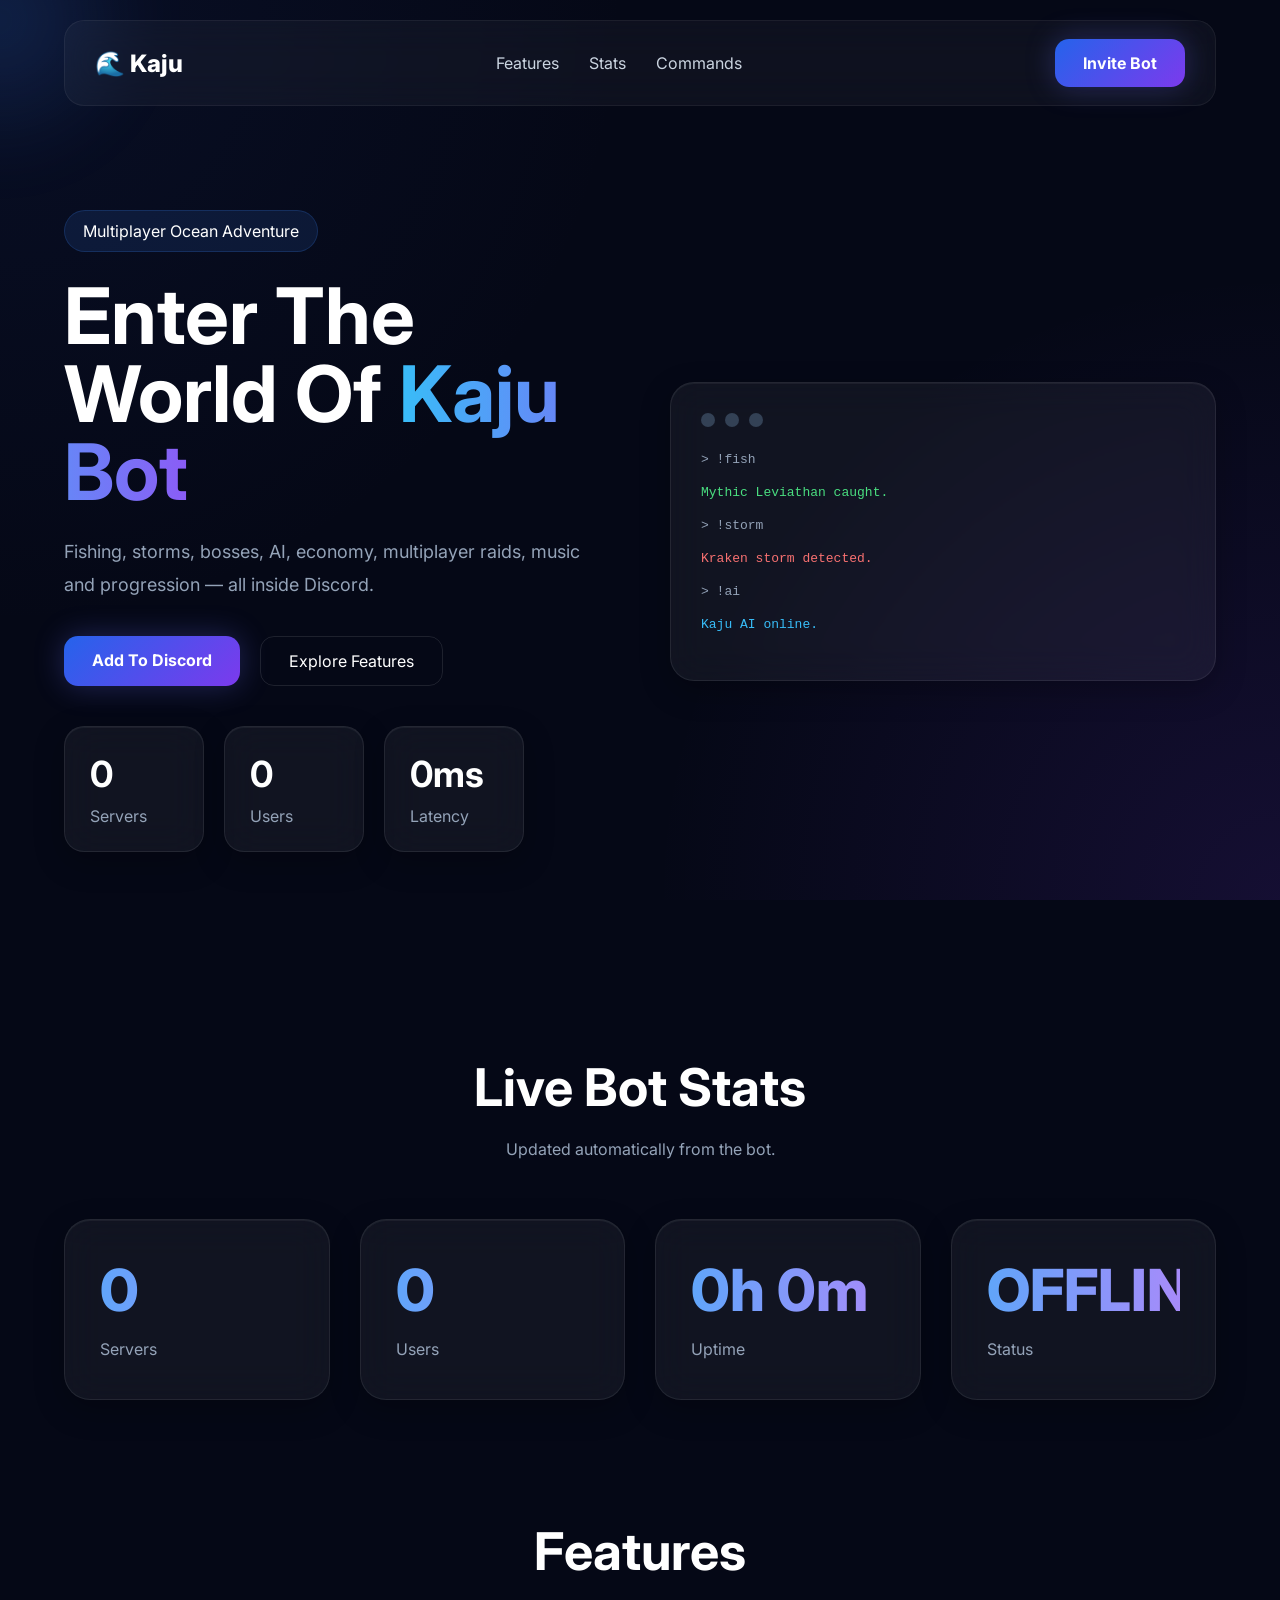
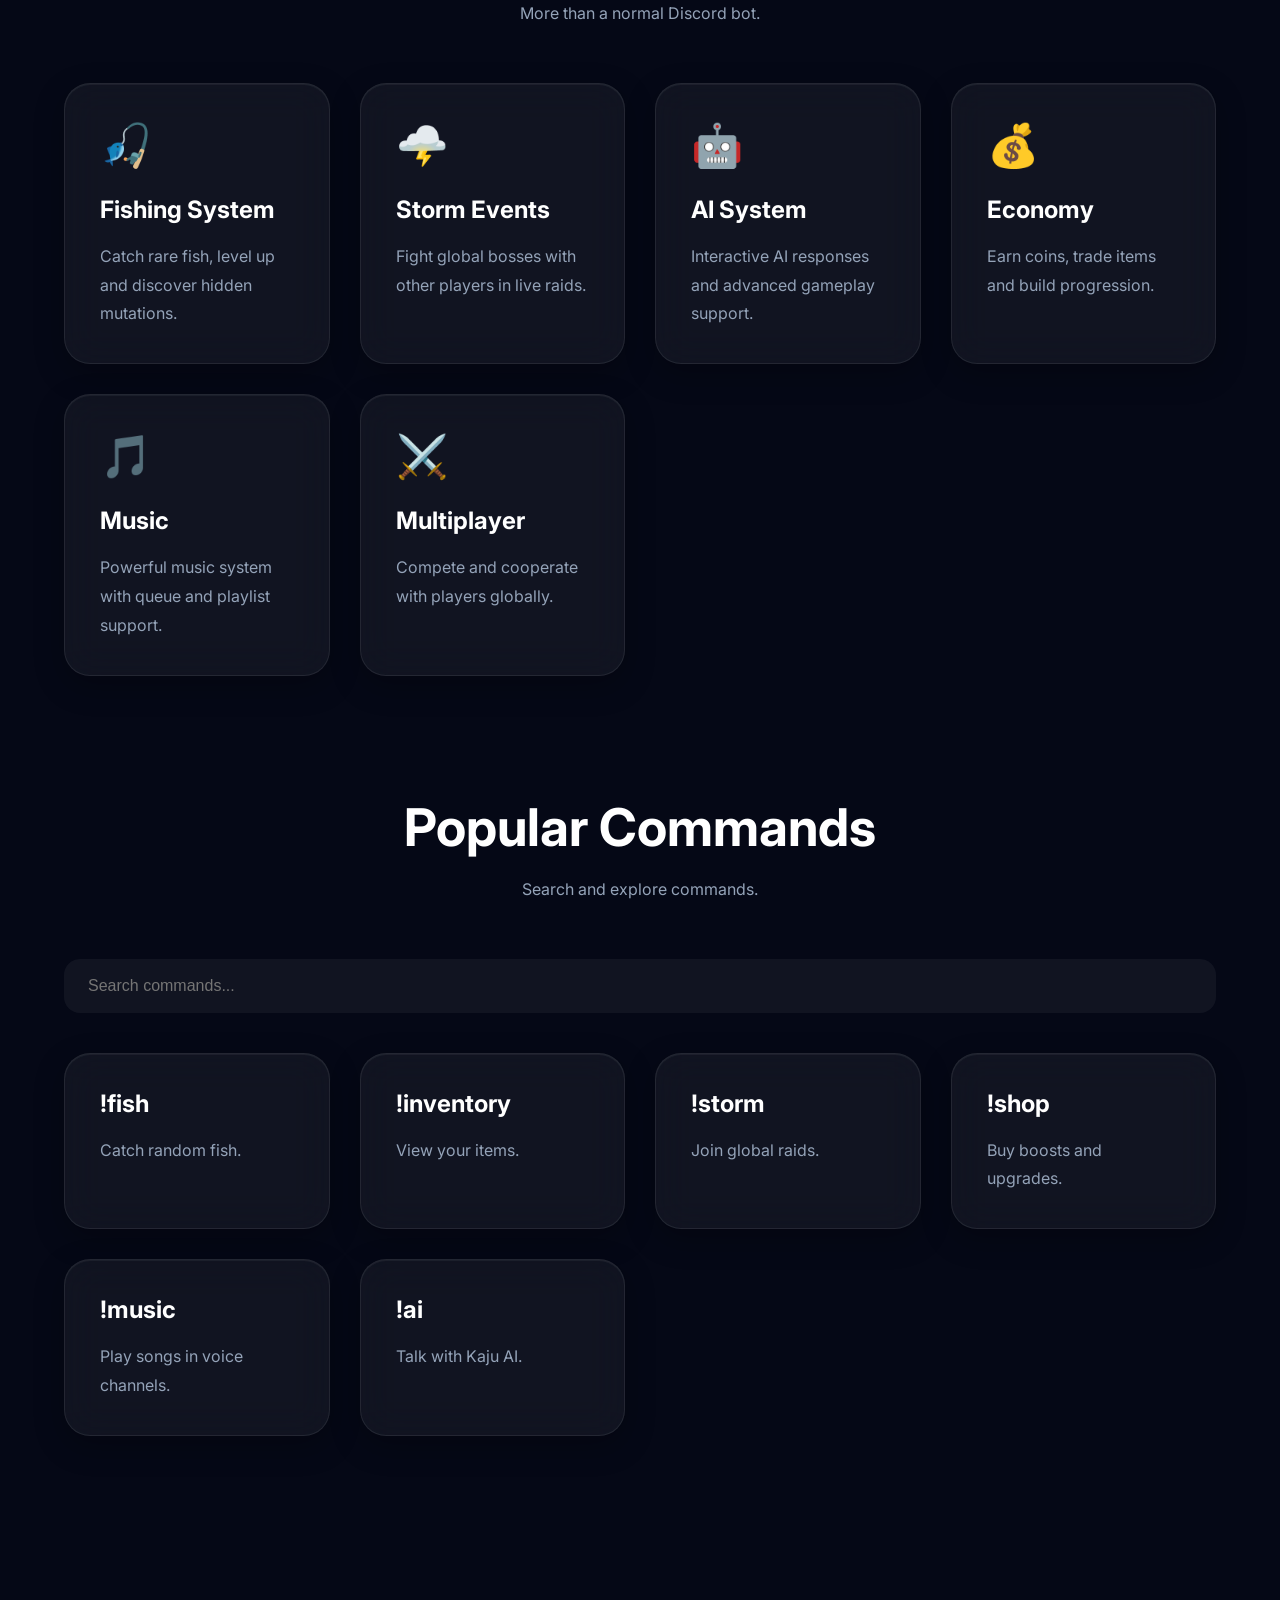
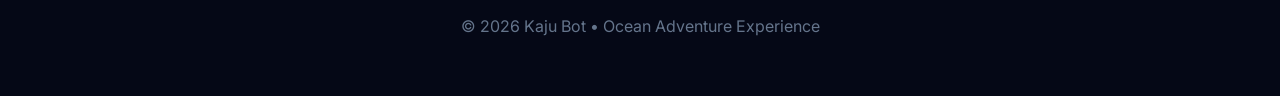
<file: index.html>
<!DOCTYPE html>
<html lang="en">
<head>
  <meta charset="UTF-8">
  <meta name="viewport" content="width=device-width, initial-scale=1.0">
  <title>Kaju Bot</title>

  <link rel="preconnect" href="https://fonts.googleapis.com">
  <link rel="preconnect" href="https://fonts.gstatic.com" crossorigin>

  <link href="https://fonts.googleapis.com/css2?family=Inter:wght@300;400;500;600;700;800&display=swap" rel="stylesheet">

  <link rel="stylesheet" href="style.css?v=2">
</head>

<body>

<div class="cursor-glow"></div>

<div class="bg"></div>

<div class="ocean">
  <div class="bubble x1"></div>
  <div class="bubble x2"></div>
  <div class="bubble x3"></div>
  <div class="bubble x4"></div>
  <div class="bubble x5"></div>
</div>

<header>

  <div class="logo">
    🌊 Kaju
  </div>

  <nav>
    <a href="#features">Features</a>
    <a href="#stats">Stats</a>
    <a href="#commands">Commands</a>
  </nav>

  <a
    class="invite-btn"
    href="https://discord.com/oauth2/authorize?client_id=1500005768932622487&permissions=36544179520&integration_type=0&scope=bot+applications.commands"
    target="_blank"
  >
    Invite Bot
  </a>

</header>

<section class="hero">

  <div class="hero-left">

    <div class="tag">
      Multiplayer Ocean Adventure
    </div>

    <h1>
      Enter The World Of
      <span>Kaju Bot</span>
    </h1>

    <p>
      Fishing, storms, bosses, AI, economy,
      multiplayer raids, music and progression —
      all inside Discord.
    </p>

    <div class="hero-buttons">

      <a
        href="https://discord.com/oauth2/authorize?client_id=1500005768932622487&permissions=36544179520&integration_type=0&scope=bot+applications.commands"
        class="primary-btn"
        target="_blank"
      >
        Add To Discord
      </a>

      <a href="#features" class="secondary-btn">
        Explore Features
      </a>

    </div>

    <div class="hero-stats">

      <div class="mini-stat glass-card">
        <h3 id="servers">0</h3>
        <span>Servers</span>
      </div>

      <div class="mini-stat glass-card">
        <h3 id="users">0</h3>
        <span>Users</span>
      </div>

      <div class="mini-stat glass-card">
        <h3 id="ping">0ms</h3>
        <span>Latency</span>
      </div>

    </div>

  </div>

  <div class="hero-right">

    <div class="terminal glass-card">

      <div class="terminal-top">
        <span></span>
        <span></span>
        <span></span>
      </div>

      <div class="line">> !fish</div>

      <div class="line success">
        Mythic Leviathan caught.
      </div>

      <div class="line">> !storm</div>

      <div
        class="line danger"
        id="hero-status"
      >
        Kraken storm detected.
      </div>

      <div class="line">> !ai</div>

      <div
        class="line info"
        id="ai-status"
      >
        Kaju AI online.
      </div>

    </div>

  </div>

</section>

<section
  id="stats"
  class="stats-section reveal"
>

  <div class="section-title">
    <h2>Live Bot Stats</h2>

    <p>
      Updated automatically from the bot.
    </p>
  </div>

  <div class="stats-grid">

    <div class="stat-card glass-card">
      <h2 id="servers-main">0</h2>
      <p>Servers</p>
    </div>

    <div class="stat-card glass-card">
      <h2 id="users-main">0</h2>
      <p>Users</p>
    </div>

    <div class="stat-card glass-card">
      <h2 id="uptime">0h 0m</h2>
      <p>Uptime</p>
    </div>

    <div class="stat-card glass-card">
      <h2 id="status">OFFLINE</h2>
      <p>Status</p>
    </div>

  </div>

</section>

<section
  id="features"
  class="features reveal"
>

  <div class="section-title">

    <h2>Features</h2>

    <p>
      More than a normal Discord bot.
    </p>

  </div>

  <div class="feature-grid">

    <div class="feature-card glass-card">
      <div class="icon">🎣</div>

      <h3>Fishing System</h3>

      <p>
        Catch rare fish, level up and
        discover hidden mutations.
      </p>
    </div>

    <div class="feature-card glass-card">

      <div class="icon">🌩️</div>

      <h3>Storm Events</h3>

      <p>
        Fight global bosses with other
        players in live raids.
      </p>

    </div>

    <div class="feature-card glass-card">

      <div class="icon">🤖</div>

      <h3>AI System</h3>

      <p>
        Interactive AI responses and
        advanced gameplay support.
      </p>

    </div>

    <div class="feature-card glass-card">

      <div class="icon">💰</div>

      <h3>Economy</h3>

      <p>
        Earn coins, trade items and
        build progression.
      </p>

    </div>

    <div class="feature-card glass-card">

      <div class="icon">🎵</div>

      <h3>Music</h3>

      <p>
        Powerful music system with queue
        and playlist support.
      </p>

    </div>

    <div class="feature-card glass-card">

      <div class="icon">⚔️</div>

      <h3>Multiplayer</h3>

      <p>
        Compete and cooperate with
        players globally.
      </p>

    </div>

  </div>

</section>

<section
  id="commands"
  class="commands reveal"
>

  <div class="section-title">

    <h2>Popular Commands</h2>

    <p>
      Search and explore commands.
    </p>

  </div>

  <input
    type="text"
    id="search"
    placeholder="Search commands..."
  >

  <div
    class="commands-grid"
    id="commandsGrid"
  >

    <div class="command-card glass-card">
      <span>!fish</span>
      <p>Catch random fish.</p>
    </div>

    <div class="command-card glass-card">
      <span>!inventory</span>
      <p>View your items.</p>
    </div>

    <div class="command-card glass-card">
      <span>!storm</span>
      <p>Join global raids.</p>
    </div>

    <div class="command-card glass-card">
      <span>!shop</span>
      <p>Buy boosts and upgrades.</p>
    </div>

    <div class="command-card glass-card">
      <span>!music</span>
      <p>Play songs in voice channels.</p>
    </div>

    <div class="command-card glass-card">
      <span>!ai</span>
      <p>Talk with Kaju AI.</p>
    </div>

  </div>

</section>

<footer>

  <p>
    © 2026 Kaju Bot • Ocean Adventure Experience
  </p>

</footer>

<script src="script.js?v=2"></script>

</body>
</html>
</file>
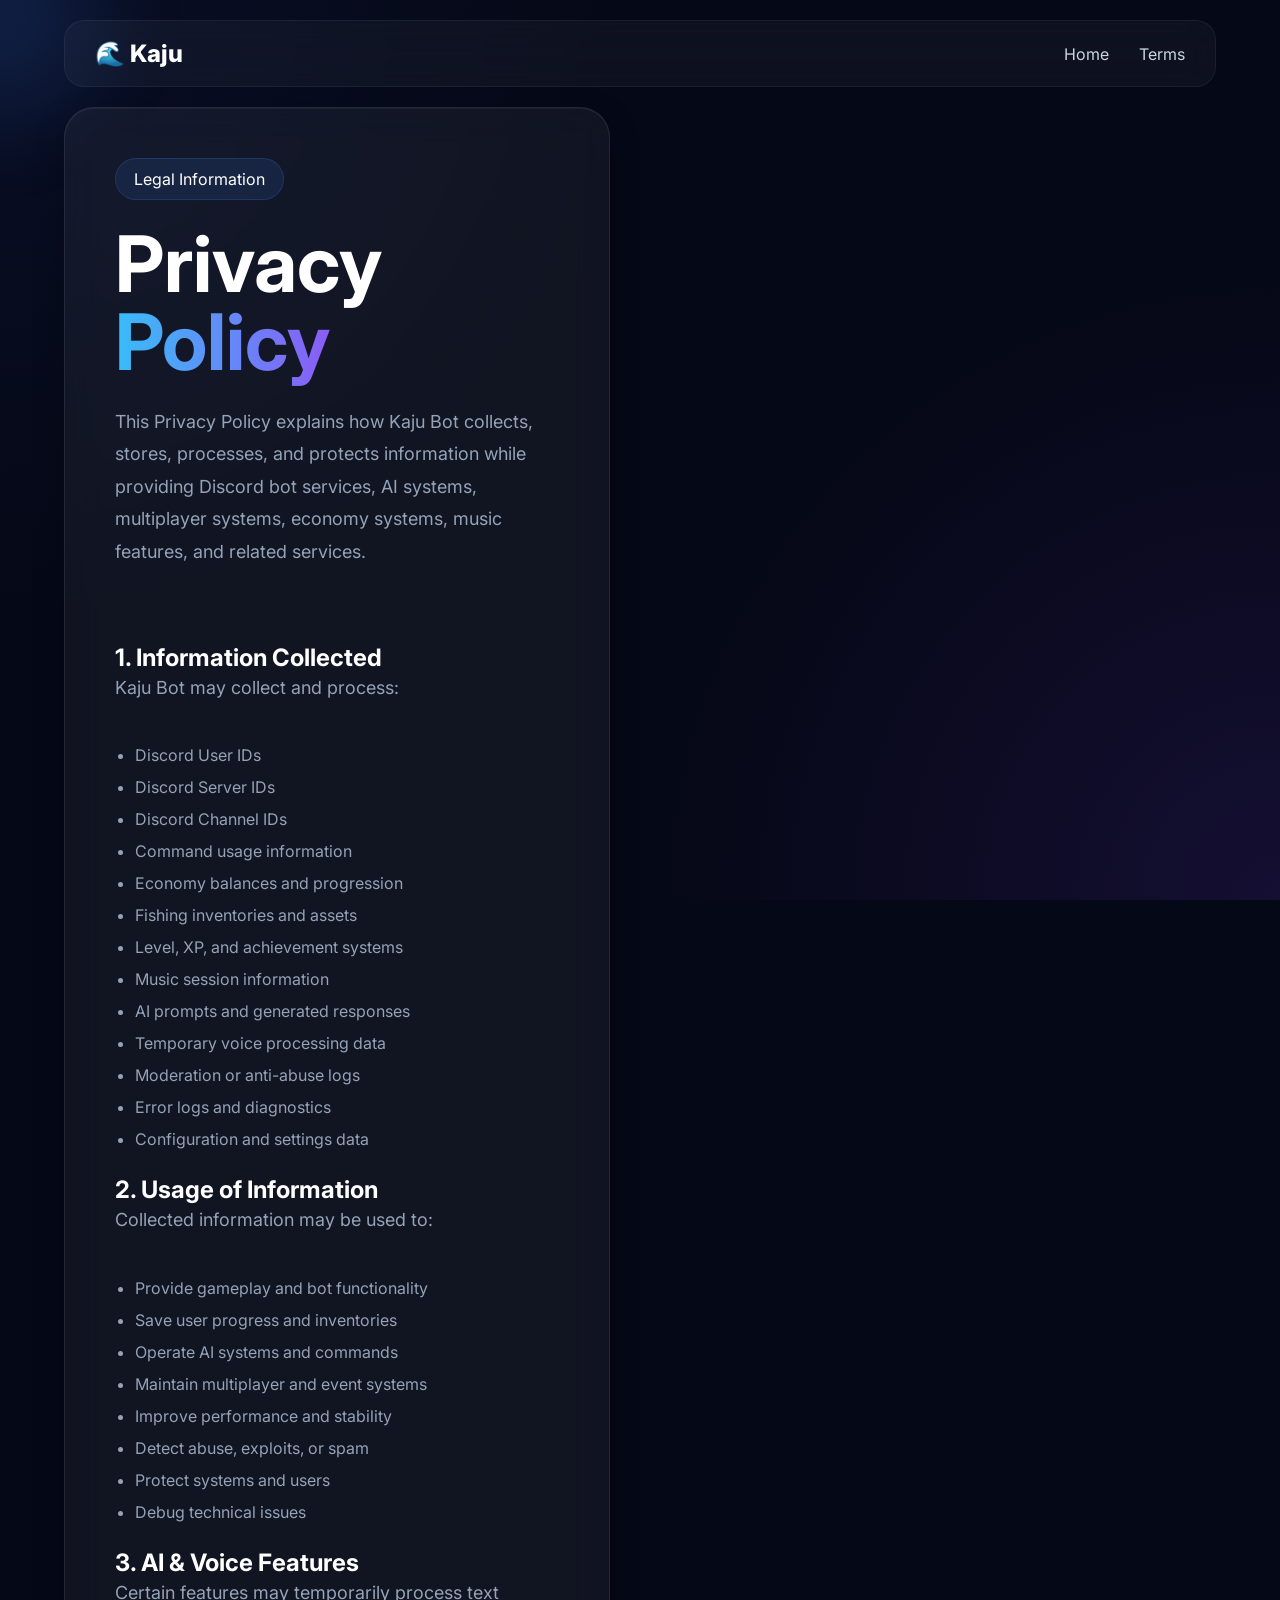
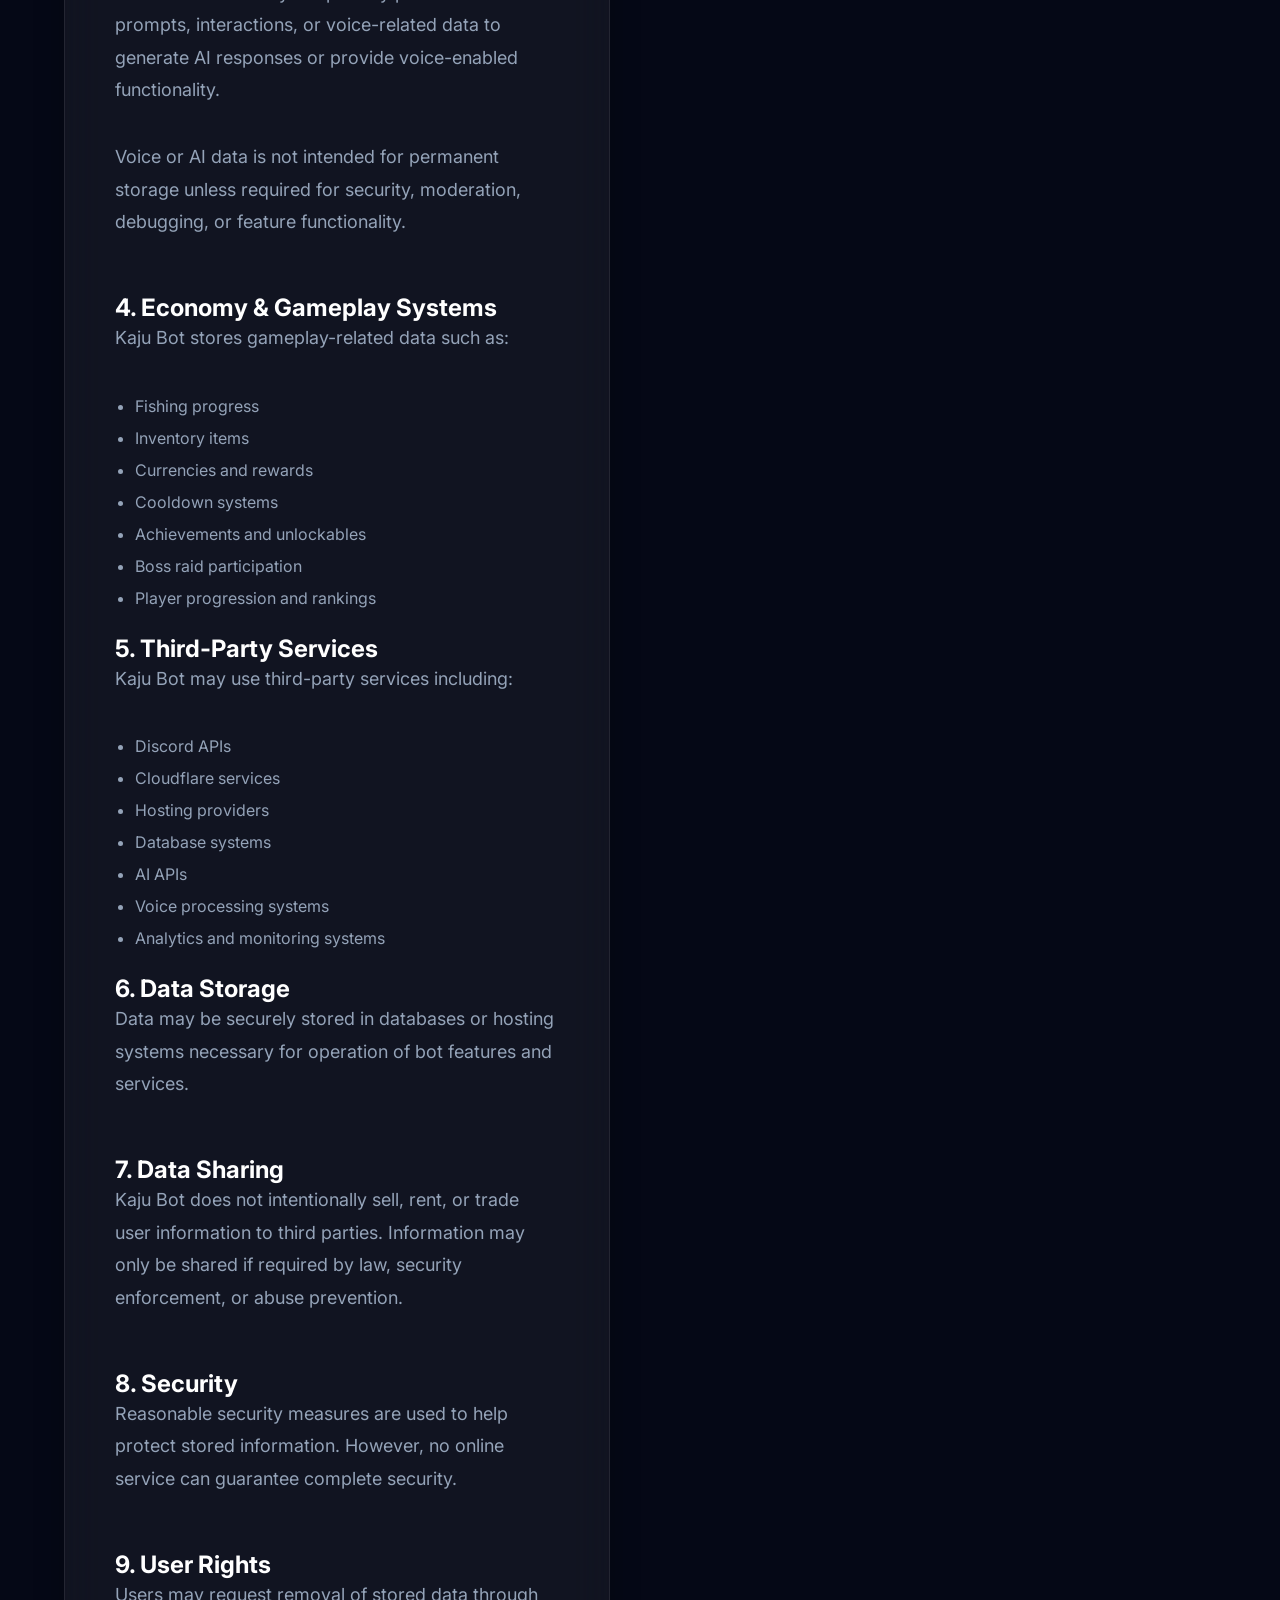
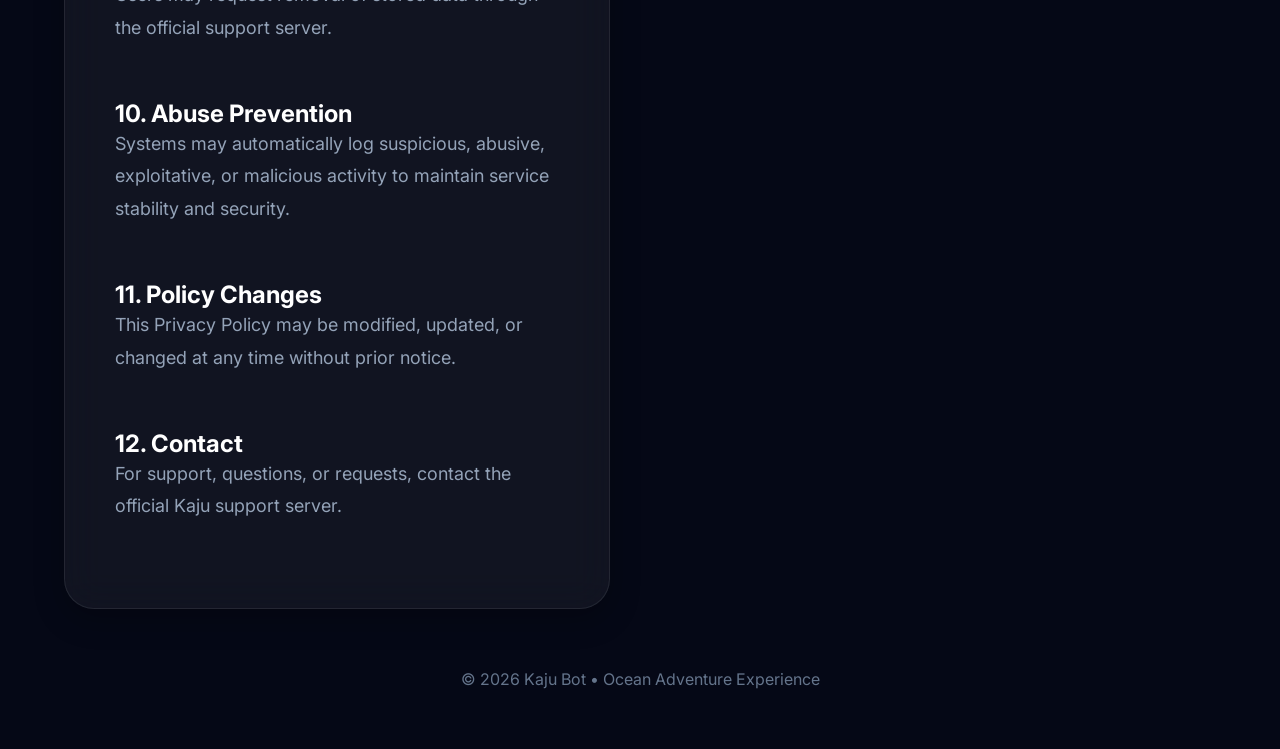
<file: privacy.html>
<!DOCTYPE html>
<html lang="en">
<head>
  <meta charset="UTF-8">
  <meta name="viewport" content="width=device-width, initial-scale=1.0">
  <title>Kaju Bot • Privacy Policy</title>

  <link rel="preconnect" href="https://fonts.googleapis.com">
  <link rel="preconnect" href="https://fonts.gstatic.com" crossorigin>

  <link href="https://fonts.googleapis.com/css2?family=Inter:wght@300;400;500;600;700;800&display=swap" rel="stylesheet">

  <link rel="stylesheet" href="style.css?v=2">
</head>

<body>

<div class="cursor-glow"></div>
<div class="bg"></div>

<div class="ocean">
  <div class="bubble x1"></div>
  <div class="bubble x2"></div>
  <div class="bubble x3"></div>
  <div class="bubble x4"></div>
  <div class="bubble x5"></div>
</div>

<header>

  <div class="logo">
    🌊 Kaju
  </div>

  <nav>
    <a href="index.html">Home</a>
    <a href="terms.html">Terms</a>
  </nav>

</header>

<section class="hero">

<div class="glass-card" style="padding:50px;border-radius:30px;width:100%;">

<div class="tag">
  Legal Information
</div>

<h1>
  Privacy
  <span>Policy</span>
</h1>

<p>
  This Privacy Policy explains how Kaju Bot collects,
  stores, processes, and protects information while
  providing Discord bot services, AI systems,
  multiplayer systems, economy systems,
  music features, and related services.
</p>

<br><br>

<h2>1. Information Collected</h2>

<p>
Kaju Bot may collect and process:
</p>

<ul style="color:#94a3b8;line-height:2;margin-left:20px;">
<li>Discord User IDs</li>
<li>Discord Server IDs</li>
<li>Discord Channel IDs</li>
<li>Command usage information</li>
<li>Economy balances and progression</li>
<li>Fishing inventories and assets</li>
<li>Level, XP, and achievement systems</li>
<li>Music session information</li>
<li>AI prompts and generated responses</li>
<li>Temporary voice processing data</li>
<li>Moderation or anti-abuse logs</li>
<li>Error logs and diagnostics</li>
<li>Configuration and settings data</li>
</ul>

<br>

<h2>2. Usage of Information</h2>

<p>
Collected information may be used to:
</p>

<ul style="color:#94a3b8;line-height:2;margin-left:20px;">
<li>Provide gameplay and bot functionality</li>
<li>Save user progress and inventories</li>
<li>Operate AI systems and commands</li>
<li>Maintain multiplayer and event systems</li>
<li>Improve performance and stability</li>
<li>Detect abuse, exploits, or spam</li>
<li>Protect systems and users</li>
<li>Debug technical issues</li>
</ul>

<br>

<h2>3. AI & Voice Features</h2>

<p>
Certain features may temporarily process
text prompts, interactions, or voice-related
data to generate AI responses or provide
voice-enabled functionality.
</p>

<p>
Voice or AI data is not intended for
permanent storage unless required for
security, moderation, debugging,
or feature functionality.
</p>

<br>

<h2>4. Economy & Gameplay Systems</h2>

<p>
Kaju Bot stores gameplay-related data such as:
</p>

<ul style="color:#94a3b8;line-height:2;margin-left:20px;">
<li>Fishing progress</li>
<li>Inventory items</li>
<li>Currencies and rewards</li>
<li>Cooldown systems</li>
<li>Achievements and unlockables</li>
<li>Boss raid participation</li>
<li>Player progression and rankings</li>
</ul>

<br>

<h2>5. Third-Party Services</h2>

<p>
Kaju Bot may use third-party services including:
</p>

<ul style="color:#94a3b8;line-height:2;margin-left:20px;">
<li>Discord APIs</li>
<li>Cloudflare services</li>
<li>Hosting providers</li>
<li>Database systems</li>
<li>AI APIs</li>
<li>Voice processing systems</li>
<li>Analytics and monitoring systems</li>
</ul>

<br>

<h2>6. Data Storage</h2>

<p>
Data may be securely stored in databases
or hosting systems necessary for operation
of bot features and services.
</p>

<br>

<h2>7. Data Sharing</h2>

<p>
Kaju Bot does not intentionally sell,
rent, or trade user information to third parties.
Information may only be shared if required
by law, security enforcement,
or abuse prevention.
</p>

<br>

<h2>8. Security</h2>

<p>
Reasonable security measures are used
to help protect stored information.
However, no online service can guarantee
complete security.
</p>

<br>

<h2>9. User Rights</h2>

<p>
Users may request removal of stored data
through the official support server.
</p>

<br>

<h2>10. Abuse Prevention</h2>

<p>
Systems may automatically log suspicious,
abusive, exploitative, or malicious activity
to maintain service stability and security.
</p>

<br>

<h2>11. Policy Changes</h2>

<p>
This Privacy Policy may be modified,
updated, or changed at any time
without prior notice.
</p>

<br>

<h2>12. Contact</h2>

<p>
For support, questions, or requests,
contact the official Kaju support server.
</p>

</div>

</section>

<footer>
  <p>
    © 2026 Kaju Bot • Ocean Adventure Experience
  </p>
</footer>

<script src="script.js?v=2"></script>

</body>
</html>
</file>
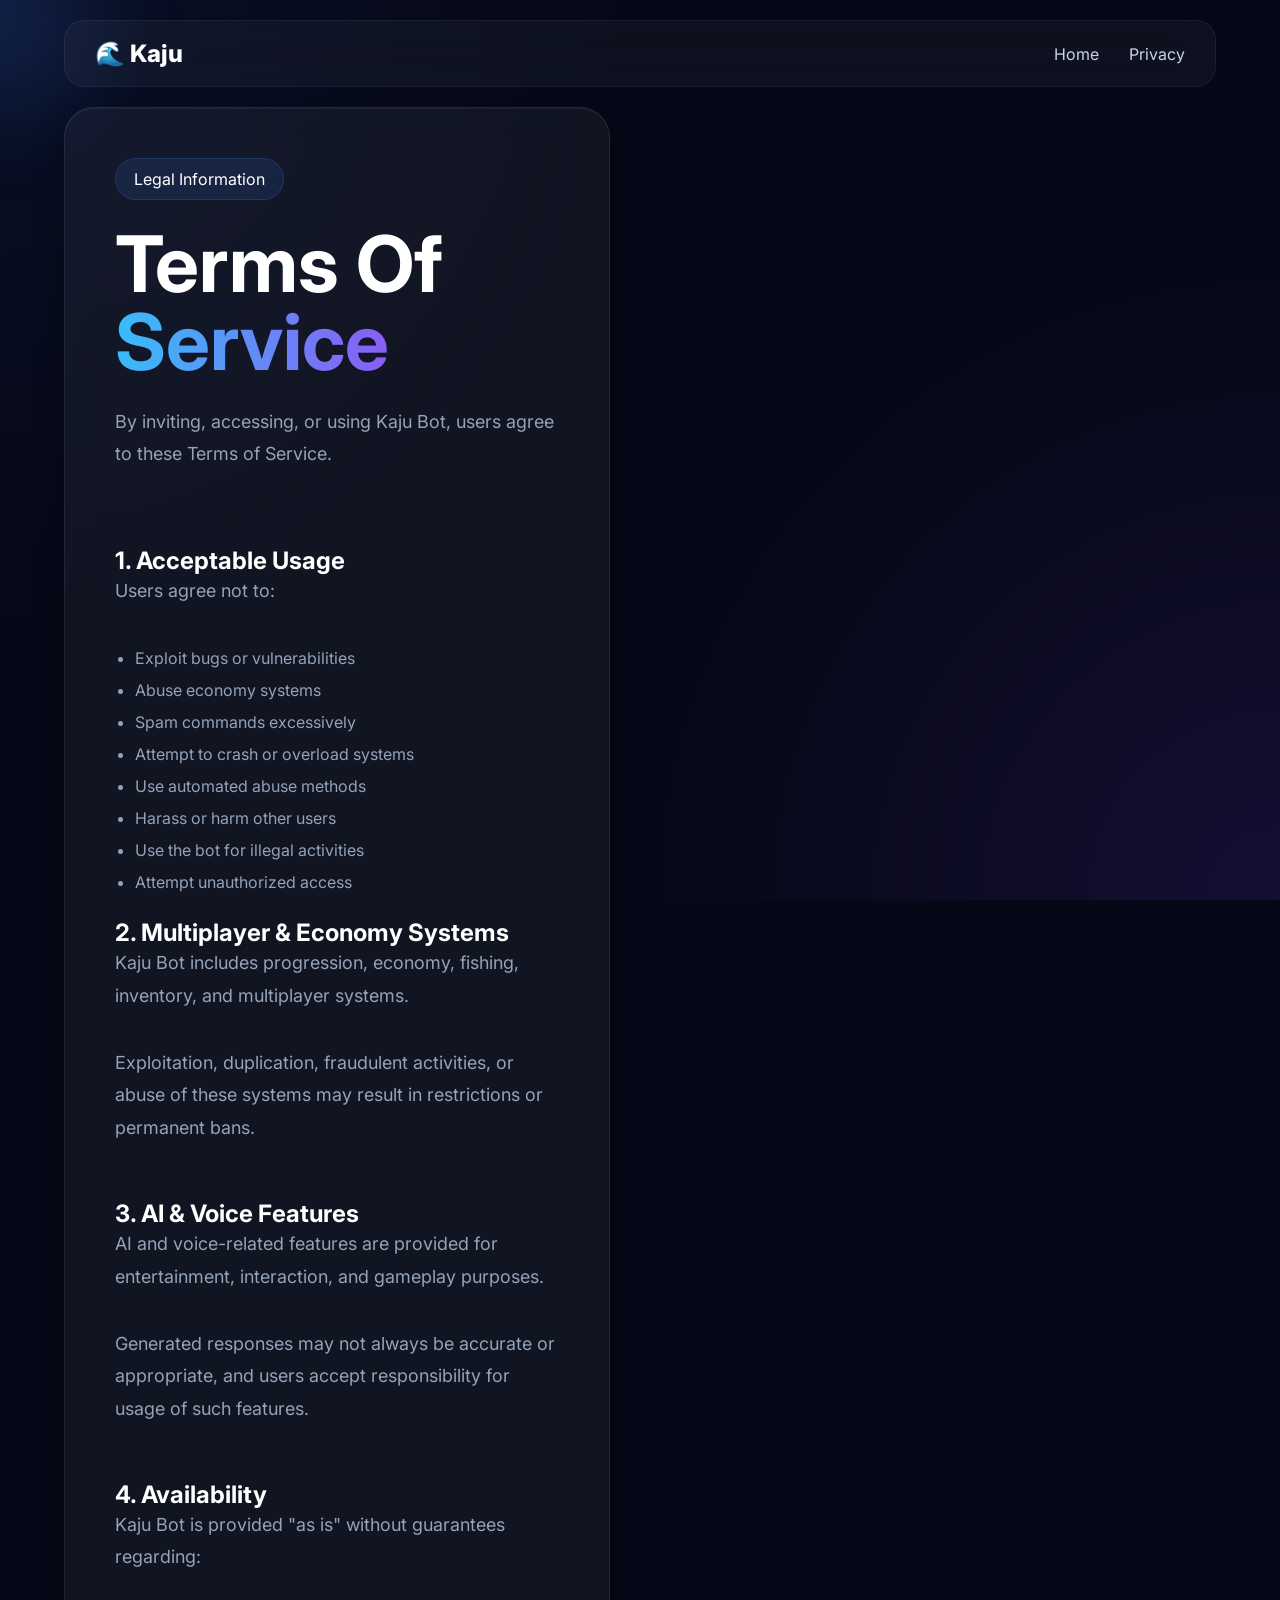
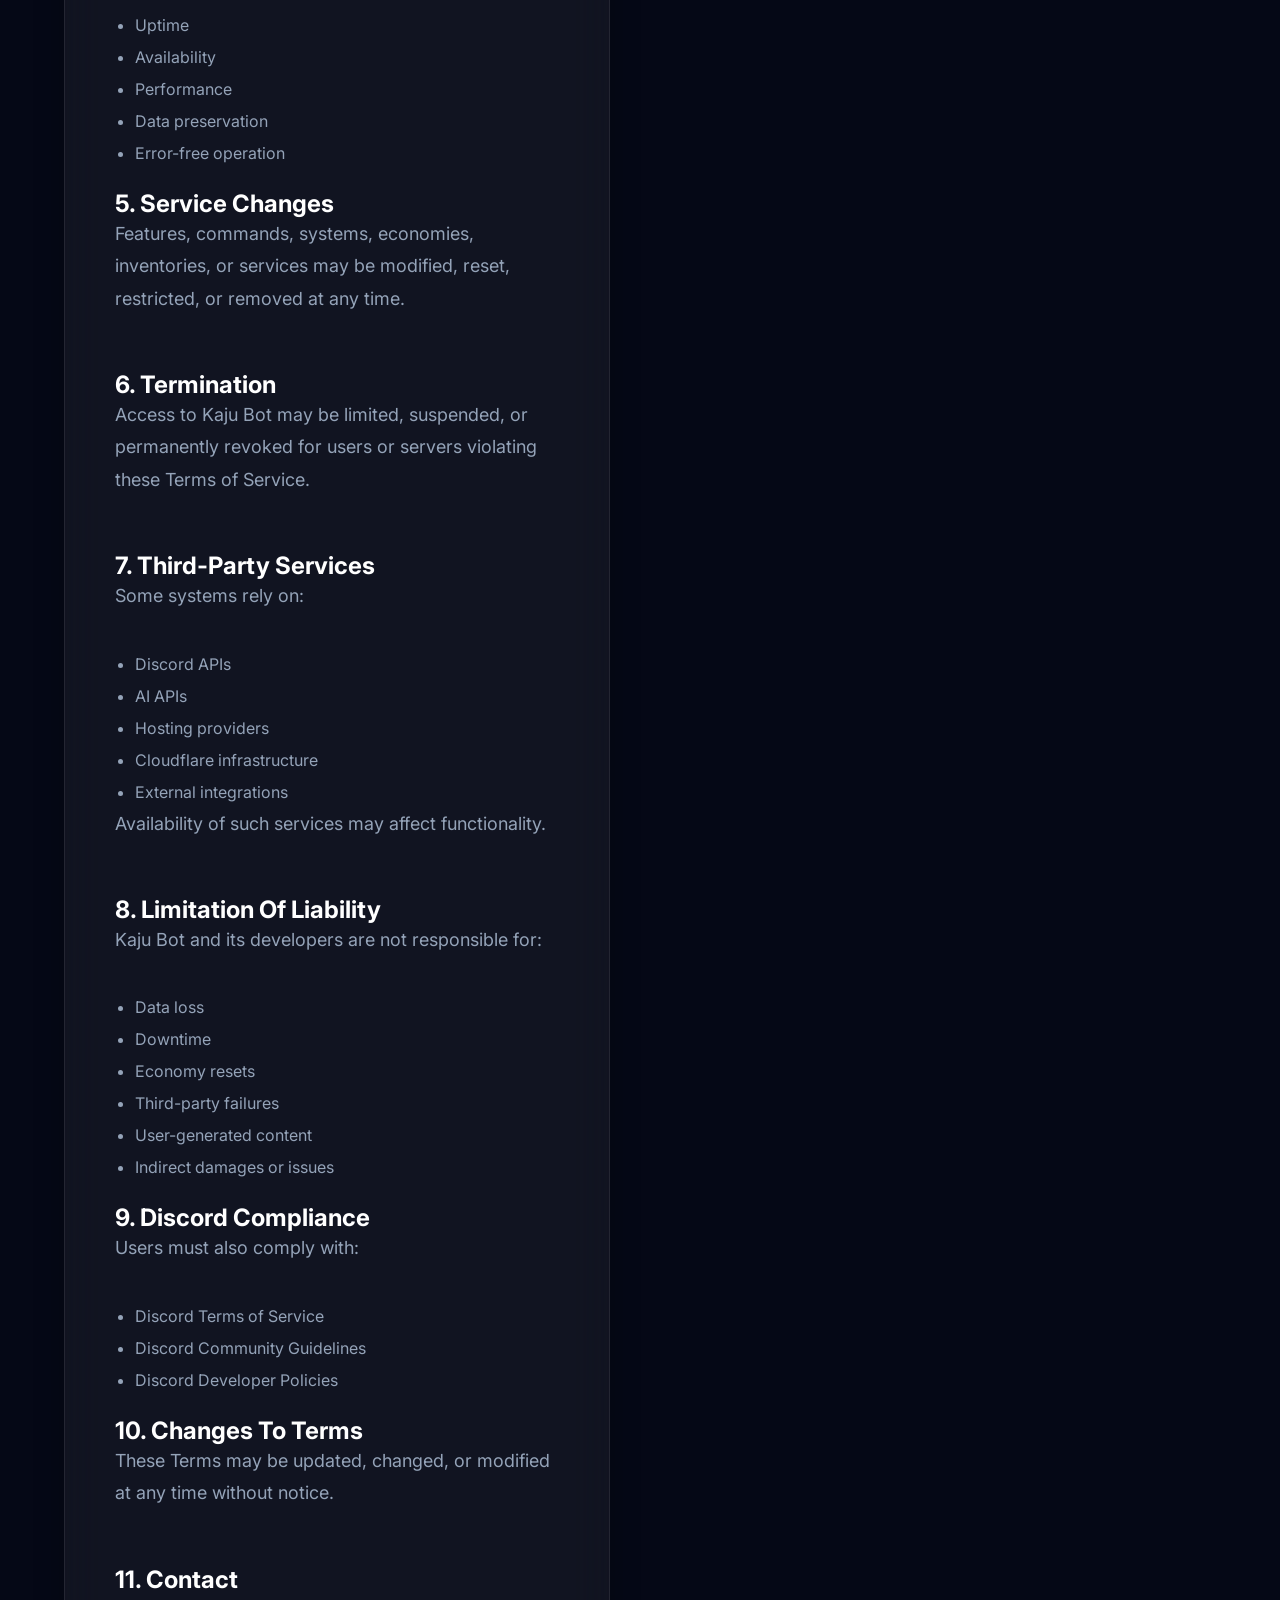
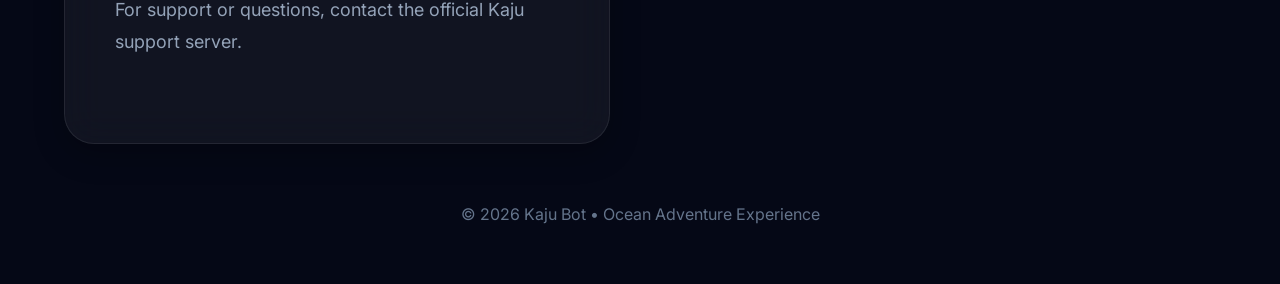
<file: terms.html>
<!DOCTYPE html>
<html lang="en">
<head>
  <meta charset="UTF-8">
  <meta name="viewport" content="width=device-width, initial-scale=1.0">
  <title>Kaju Bot • Terms of Service</title>

  <link rel="preconnect" href="https://fonts.googleapis.com">
  <link rel="preconnect" href="https://fonts.gstatic.com" crossorigin>

  <link href="https://fonts.googleapis.com/css2?family=Inter:wght@300;400;500;600;700;800&display=swap" rel="stylesheet">

  <link rel="stylesheet" href="style.css?v=2">
</head>

<body>

<div class="cursor-glow"></div>
<div class="bg"></div>

<div class="ocean">
  <div class="bubble x1"></div>
  <div class="bubble x2"></div>
  <div class="bubble x3"></div>
  <div class="bubble x4"></div>
  <div class="bubble x5"></div>
</div>

<header>

  <div class="logo">
    🌊 Kaju
  </div>

  <nav>
    <a href="index.html">Home</a>
    <a href="privacy.html">Privacy</a>
  </nav>

</header>

<section class="hero">

<div class="glass-card" style="padding:50px;border-radius:30px;width:100%;">

<div class="tag">
  Legal Information
</div>

<h1>
  Terms Of
  <span>Service</span>
</h1>

<p>
  By inviting, accessing, or using Kaju Bot,
  users agree to these Terms of Service.
</p>

<br><br>

<h2>1. Acceptable Usage</h2>

<p>
Users agree not to:
</p>

<ul style="color:#94a3b8;line-height:2;margin-left:20px;">
<li>Exploit bugs or vulnerabilities</li>
<li>Abuse economy systems</li>
<li>Spam commands excessively</li>
<li>Attempt to crash or overload systems</li>
<li>Use automated abuse methods</li>
<li>Harass or harm other users</li>
<li>Use the bot for illegal activities</li>
<li>Attempt unauthorized access</li>
</ul>

<br>

<h2>2. Multiplayer & Economy Systems</h2>

<p>
Kaju Bot includes progression,
economy, fishing, inventory,
and multiplayer systems.
</p>

<p>
Exploitation, duplication,
fraudulent activities,
or abuse of these systems
may result in restrictions
or permanent bans.
</p>

<br>

<h2>3. AI & Voice Features</h2>

<p>
AI and voice-related features
are provided for entertainment,
interaction, and gameplay purposes.
</p>

<p>
Generated responses may not always
be accurate or appropriate,
and users accept responsibility
for usage of such features.
</p>

<br>

<h2>4. Availability</h2>

<p>
Kaju Bot is provided "as is"
without guarantees regarding:
</p>

<ul style="color:#94a3b8;line-height:2;margin-left:20px;">
<li>Uptime</li>
<li>Availability</li>
<li>Performance</li>
<li>Data preservation</li>
<li>Error-free operation</li>
</ul>

<br>

<h2>5. Service Changes</h2>

<p>
Features, commands, systems,
economies, inventories,
or services may be modified,
reset, restricted,
or removed at any time.
</p>

<br>

<h2>6. Termination</h2>

<p>
Access to Kaju Bot may be limited,
suspended, or permanently revoked
for users or servers violating
these Terms of Service.
</p>

<br>

<h2>7. Third-Party Services</h2>

<p>
Some systems rely on:
</p>

<ul style="color:#94a3b8;line-height:2;margin-left:20px;">
<li>Discord APIs</li>
<li>AI APIs</li>
<li>Hosting providers</li>
<li>Cloudflare infrastructure</li>
<li>External integrations</li>
</ul>

<p>
Availability of such services
may affect functionality.
</p>

<br>

<h2>8. Limitation Of Liability</h2>

<p>
Kaju Bot and its developers
are not responsible for:
</p>

<ul style="color:#94a3b8;line-height:2;margin-left:20px;">
<li>Data loss</li>
<li>Downtime</li>
<li>Economy resets</li>
<li>Third-party failures</li>
<li>User-generated content</li>
<li>Indirect damages or issues</li>
</ul>

<br>

<h2>9. Discord Compliance</h2>

<p>
Users must also comply with:
</p>

<ul style="color:#94a3b8;line-height:2;margin-left:20px;">
<li>Discord Terms of Service</li>
<li>Discord Community Guidelines</li>
<li>Discord Developer Policies</li>
</ul>

<br>

<h2>10. Changes To Terms</h2>

<p>
These Terms may be updated,
changed, or modified
at any time without notice.
</p>

<br>

<h2>11. Contact</h2>

<p>
For support or questions,
contact the official Kaju support server.
</p>

</div>

</section>

<footer>
  <p>
    © 2026 Kaju Bot • Ocean Adventure Experience
  </p>
</footer>

<script src="script.js?v=2"></script>

</body>
</html>
</file>
<file: style.css>
*{
  margin:0;
  padding:0;
  box-sizing:border-box;
}

html{
  scroll-behavior:smooth;
}

body{
  font-family:'Inter',sans-serif;
  background:#050816;
  color:white;
  overflow-x:hidden;
  position:relative;
}

.bg{
  position:fixed;
  inset:0;
  z-index:-3;
  background:
  radial-gradient(circle at top left,#1e3a8a22,transparent 40%),
  radial-gradient(circle at bottom right,#7c3aed22,transparent 40%),
  #050816;
}

.cursor-glow{
  position:fixed;
  width:300px;
  height:300px;
  border-radius:50%;
  background:radial-gradient(circle,
  rgba(59,130,246,0.18),
  transparent 70%);
  pointer-events:none;
  transform:translate(-50%,-50%);
  z-index:-1;
  filter:blur(30px);
}

.ocean{
  position:fixed;
  inset:0;
  z-index:-2;
  overflow:hidden;
}

.bubble{
  position:absolute;
  bottom:-100px;
  width:40px;
  height:40px;
  border-radius:50%;
  background:rgba(255,255,255,0.05);
  animation:rise 15s infinite ease-in;
}

.x1{left:10%;animation-duration:12s;}
.x2{left:30%;animation-duration:18s;}
.x3{left:55%;animation-duration:15s;}
.x4{left:75%;animation-duration:20s;}
.x5{left:90%;animation-duration:10s;}

@keyframes rise{
  0%{
    transform:translateY(0) scale(.5);
    opacity:0;
  }

  20%{
    opacity:1;
  }

  100%{
    transform:translateY(-120vh) scale(1.2);
    opacity:0;
  }
}

header{
  width:90%;
  margin:20px auto;
  padding:18px 30px;
  display:flex;
  justify-content:space-between;
  align-items:center;

  position:sticky;
  top:20px;
  z-index:999;

  backdrop-filter:blur(18px);
  background:rgba(255,255,255,.04);

  border:1px solid rgba(255,255,255,.06);
  border-radius:20px;
}

.logo{
  font-size:24px;
  font-weight:800;
}

nav{
  display:flex;
  gap:30px;
}

nav a{
  color:#cbd5e1;
  text-decoration:none;
  transition:.3s;
}

nav a:hover{
  color:white;
}

.invite-btn,
.primary-btn{
  background:linear-gradient(135deg,#2563eb,#7c3aed);
  color:white;
  padding:14px 28px;
  border-radius:14px;
  text-decoration:none;
  font-weight:700;
  transition:.35s;
  box-shadow:0 0 30px rgba(99,102,241,.3);
}

.invite-btn:hover,
.primary-btn:hover{
  transform:translateY(-5px);
}

.secondary-btn{
  border:1px solid rgba(255,255,255,.1);
  color:white;
  padding:14px 28px;
  border-radius:14px;
  text-decoration:none;
}

.hero{
  width:90%;
  min-height:90vh;
  margin:auto;

  display:grid;
  grid-template-columns:1fr 1fr;
  gap:60px;
  align-items:center;
}

.tag{
  display:inline-block;
  padding:10px 18px;
  border-radius:999px;
  background:rgba(59,130,246,.12);
  border:1px solid rgba(59,130,246,.2);
  margin-bottom:25px;
}

.hero h1{
  font-size:78px;
  line-height:1;
  margin-bottom:25px;
}

.hero h1 span{
  background:linear-gradient(90deg,
  #38bdf8,
  #8b5cf6,
  #06b6d4,
  #38bdf8);

  background-size:300%;

  animation:gradientMove 6s linear infinite;

  -webkit-background-clip:text;
  -webkit-text-fill-color:transparent;
}

@keyframes gradientMove{
  0%{background-position:0%;}
  100%{background-position:300%;}
}

.hero p{
  color:#94a3b8;
  font-size:18px;
  line-height:1.8;
  margin-bottom:35px;
}

.hero-buttons{
  display:flex;
  gap:20px;
  margin-bottom:40px;
}

.hero-stats{
  display:flex;
  gap:20px;
}

.glass-card{
  background:rgba(255,255,255,0.05);
  border:1px solid rgba(255,255,255,0.08);
  backdrop-filter:blur(18px);

  box-shadow:
  0 10px 30px rgba(0,0,0,0.25),
  inset 0 1px 0 rgba(255,255,255,0.05);

  transition:
  transform .4s ease,
  border-color .4s ease,
  box-shadow .4s ease;
}

.glass-card:hover{
  transform:
  translateY(-10px)
  scale(1.02);

  border-color:#60a5fa;

  box-shadow:
  0 20px 40px rgba(37,99,235,0.25);
}

.mini-stat{
  padding:25px;
  border-radius:20px;
  min-width:140px;
}

.mini-stat h3{
  font-size:36px;
  margin-bottom:10px;
}

.mini-stat span{
  color:#94a3b8;
}

.terminal{
  border-radius:24px;
  padding:30px;
}

.terminal-top{
  display:flex;
  gap:10px;
  margin-bottom:25px;
}

.terminal-top span{
  width:14px;
  height:14px;
  border-radius:50%;
  background:#334155;
}

.line{
  margin:18px 0;
  font-family:monospace;
  color:#94a3b8;
}

.success{
  color:#4ade80;
}

.danger{
  color:#f87171;
}

.info{
  color:#38bdf8;
}

section{
  width:90%;
  margin:120px auto;
}

.section-title{
  text-align:center;
  margin-bottom:60px;
}

.section-title h2{
  font-size:52px;
  margin-bottom:20px;
}

.section-title p{
  color:#94a3b8;
}

.stats-grid,
.feature-grid,
.commands-grid{
  display:grid;
  grid-template-columns:repeat(auto-fit,minmax(260px,1fr));
  gap:30px;
}

.stat-card,
.feature-card,
.command-card{
  padding:35px;
  border-radius:26px;
}

.stat-card h2{
  font-size:58px;
  margin-bottom:10px;
  font-weight:800;

  background:linear-gradient(90deg,#60a5fa,#a78bfa);
  -webkit-background-clip:text;
  -webkit-text-fill-color:transparent;
}

.feature-card .icon{
  font-size:42px;
  margin-bottom:25px;
}

.feature-card h3,
.command-card span{
  font-size:24px;
  font-weight:700;
  display:block;
  margin-bottom:18px;
}

.feature-card p,
.command-card p,
.stat-card p{
  color:#94a3b8;
  line-height:1.8;
}

#search{
  width:100%;
  margin-bottom:40px;
  padding:18px 24px;
  border:none;
  outline:none;
  border-radius:16px;

  background:rgba(255,255,255,.05);
  color:white;
  font-size:16px;
}

footer{
  text-align:center;
  padding:60px 20px;
  color:#64748b;
}

.reveal{
  opacity:0;
  transform:translateY(60px);
  transition:1s;
}

.reveal.show{
  opacity:1;
  transform:translateY(0);
}

.online{
  color:#4ade80 !important;
}

.offline{
  color:#f87171 !important;
}

@media(max-width:1000px){

  .hero{
    grid-template-columns:1fr;
  }

  .hero h1{
    font-size:52px;
  }

  nav{
    display:none;
  }

  .hero-stats{
    flex-direction:column;
  }

}
</file>
